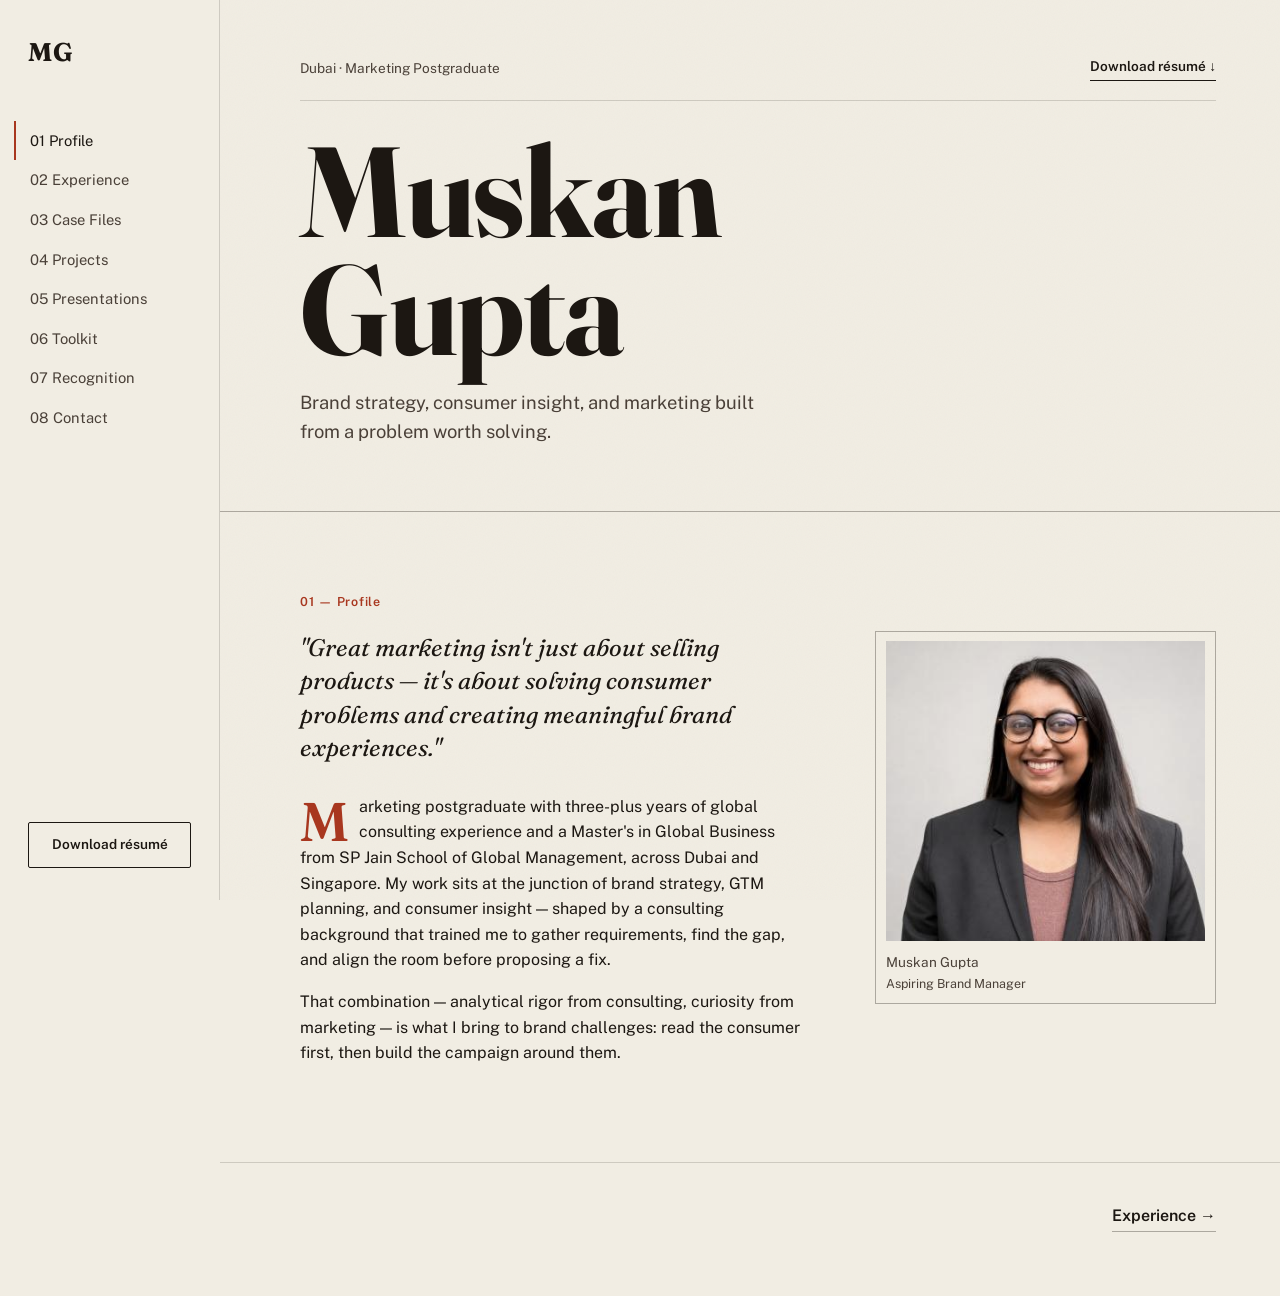
<file: index.html>
<!DOCTYPE html>
<html lang="en">
<head>
<meta charset="UTF-8">
<meta name="viewport" content="width=device-width, initial-scale=1.0">
<title>Muskan Gupta — Brand & Growth Strategist — Muskan Gupta</title>
<meta name="description" content="Portfolio of Muskan Gupta — brand strategy, consumer insight, and marketing case work.">
<link rel="preconnect" href="https://fonts.googleapis.com">
<link rel="preconnect" href="https://fonts.gstatic.com" crossorigin>
<link href="https://fonts.googleapis.com/css2?family=Fraunces:ital,opsz,wght@0,9..144,300;0,9..144,500;0,9..144,600;0,9..144,700;1,9..144,500&family=Public+Sans:wght@400;500;600;700&display=swap" rel="stylesheet">
<link rel="stylesheet" href="style.css">
</head>
<body>

<div class="grain" aria-hidden="true"></div>

<button class="nav-toggle" id="navToggle" aria-label="Open contents">
  <span></span><span></span><span></span>
</button>
<nav class="rail" id="rail">
  <a href="index.html" class="rail-mark">MG</a>
  <ol>
    <li><a href="index.html" class="rail-link active">01 Profile</a></li>
    <li><a href="experience.html" class="rail-link">02 Experience</a></li>
    <li><a href="casefiles.html" class="rail-link">03 Case Files</a></li>
    <li><a href="projects.html" class="rail-link">04 Projects</a></li>
    <li><a href="presentations.html" class="rail-link">05 Presentations</a></li>
    <li><a href="toolkit.html" class="rail-link">06 Toolkit</a></li>
    <li><a href="recognition.html" class="rail-link">07 Recognition</a></li>
    <li><a href="contact.html" class="rail-link">08 Contact</a></li>
  </ol>
  <a class="rail-download" href="assets/Muskan_Gupta_Resume.pdf" download>Download résumé</a>
</nav>

<main>
  <header class="masthead">
    <div class="masthead-top">
      <span class="masthead-eyebrow">Dubai · Marketing Postgraduate</span>
      <a class="masthead-cta" href="assets/Muskan_Gupta_Resume.pdf" download>Download résumé ↓</a>
    </div>
    <h1 class="masthead-name">Muskan<br>Gupta</h1>
    <p class="masthead-role">Brand strategy, consumer insight, and marketing built<br class="br-desktop"> from a problem worth solving.</p>
  </header>

  <section class="spread profile-spread">
    <div class="spread-index">01 — Profile</div>
    <div class="profile-grid">
      <div class="profile-copy">
        <p class="pull-quote">"Great marketing isn't just about selling products — it's about solving consumer problems and creating meaningful brand experiences."</p>
        <p class="drop-cap">Marketing postgraduate with three-plus years of global consulting experience and a Master's in Global Business from SP Jain School of Global Management, across Dubai and Singapore. My work sits at the junction of brand strategy, GTM planning, and consumer insight — shaped by a consulting background that trained me to gather requirements, find the gap, and align the room before proposing a fix.</p>
        <p>That combination — analytical rigor from consulting, curiosity from marketing — is what I bring to brand challenges: read the consumer first, then build the campaign around them.</p>
      </div>
      <figure class="profile-photo">
        <img src="assets/profile.jpg" alt="Portrait of Muskan Gupta">
        <figcaption>Muskan Gupta<br><span>Aspiring Brand Manager</span></figcaption>
      </figure>
    </div>
  </section>

  <nav class="page-nav">
    <span></span>
    <a href="experience.html">Experience →</a>
  </nav>
</main>

<script src="script.js"></script>
</body>
</html>
</file>
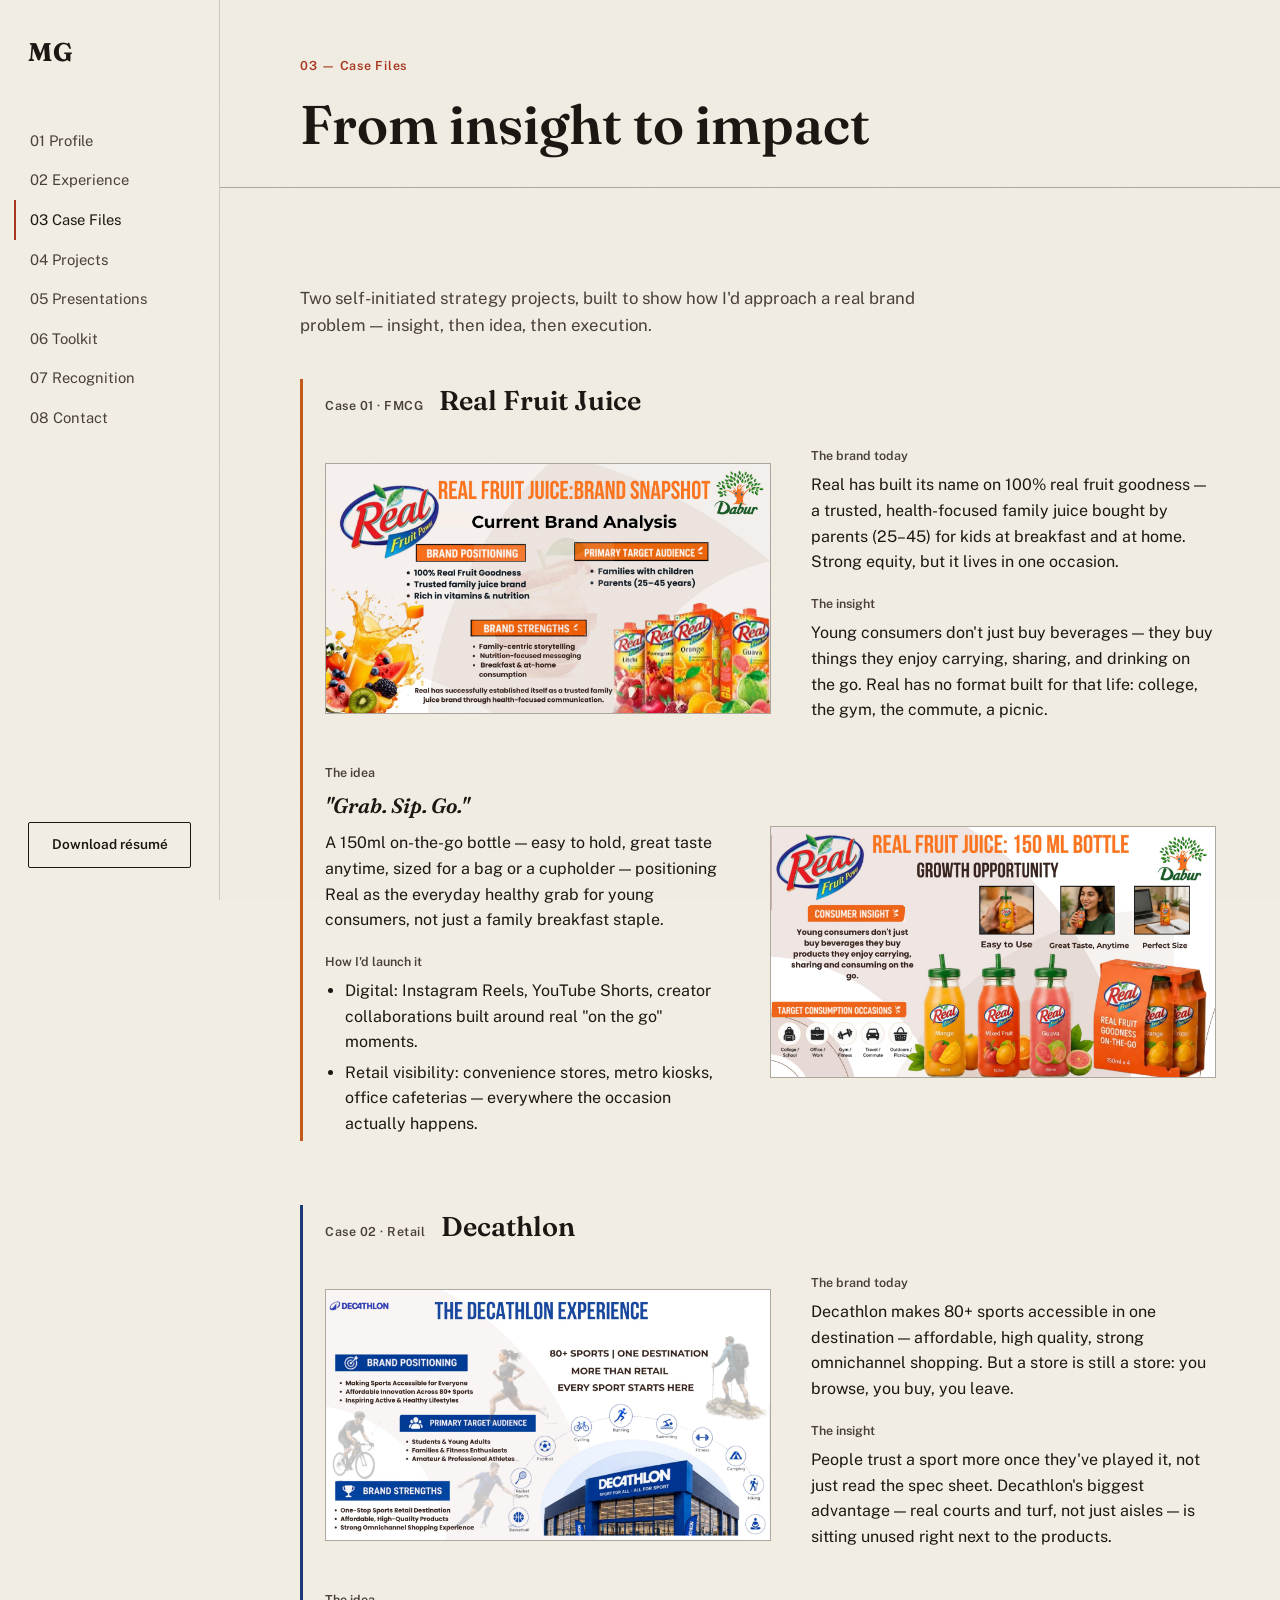
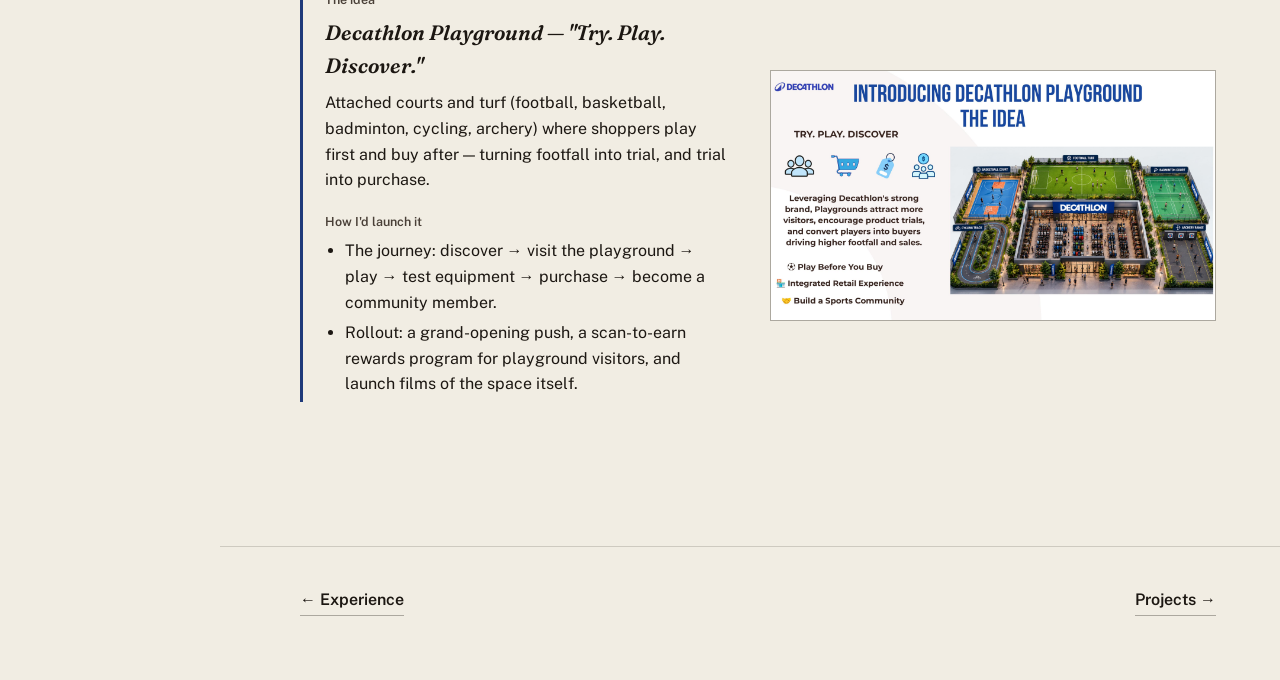
<file: casefiles.html>
<!DOCTYPE html>
<html lang="en">
<head>
<meta charset="UTF-8">
<meta name="viewport" content="width=device-width, initial-scale=1.0">
<title>Case Files — Muskan Gupta</title>
<meta name="description" content="Two self-initiated brand strategy case studies by Muskan Gupta.">
<link rel="preconnect" href="https://fonts.googleapis.com">
<link rel="preconnect" href="https://fonts.gstatic.com" crossorigin>
<link href="https://fonts.googleapis.com/css2?family=Fraunces:ital,opsz,wght@0,9..144,300;0,9..144,500;0,9..144,600;0,9..144,700;1,9..144,500&family=Public+Sans:wght@400;500;600;700&display=swap" rel="stylesheet">
<link rel="stylesheet" href="style.css">
</head>
<body>

<div class="grain" aria-hidden="true"></div>

<button class="nav-toggle" id="navToggle" aria-label="Open contents">
  <span></span><span></span><span></span>
</button>
<nav class="rail" id="rail">
  <a href="index.html" class="rail-mark">MG</a>
  <ol>
    <li><a href="index.html" class="rail-link">01 Profile</a></li>
    <li><a href="experience.html" class="rail-link">02 Experience</a></li>
    <li><a href="casefiles.html" class="rail-link active">03 Case Files</a></li>
    <li><a href="projects.html" class="rail-link">04 Projects</a></li>
    <li><a href="presentations.html" class="rail-link">05 Presentations</a></li>
    <li><a href="toolkit.html" class="rail-link">06 Toolkit</a></li>
    <li><a href="recognition.html" class="rail-link">07 Recognition</a></li>
    <li><a href="contact.html" class="rail-link">08 Contact</a></li>
  </ol>
  <a class="rail-download" href="assets/Muskan_Gupta_Resume.pdf" download>Download résumé</a>
</nav>
<main>
  <header class="page-header">
    <div class="spread-index">03 — Case Files</div>
    <h1 class="page-title">From insight to impact</h1>
  </header>

  <section class="spread casefiles-spread">
    <p class="spread-intro">Two self-initiated strategy projects, built to show how I'd approach a real brand problem — insight, then idea, then execution.</p>

    <article class="case-block" data-accent="orange">
      <div class="case-block-head">
        <span class="case-file-tag">Case 01 · FMCG</span>
        <h2>Real Fruit Juice</h2>
      </div>
      <div class="case-block-grid">
        <img src="assets/case_real_juice_snapshot.jpg" alt="Real Fruit Juice brand snapshot slide: brand positioning, target audience, and brand strengths" class="case-img">
        <div class="case-block-copy">
          <div class="case-step">
            <span class="case-step-label">The brand today</span>
            <p>Real has built its name on 100% real fruit goodness — a trusted, health-focused family juice bought by parents (25–45) for kids at breakfast and at home. Strong equity, but it lives in one occasion.</p>
          </div>
          <div class="case-step">
            <span class="case-step-label">The insight</span>
            <p>Young consumers don't just buy beverages — they buy things they enjoy carrying, sharing, and drinking on the go. Real has no format built for that life: college, the gym, the commute, a picnic.</p>
          </div>
        </div>
      </div>
      <div class="case-block-grid reverse">
        <div class="case-block-copy">
          <div class="case-step">
            <span class="case-step-label">The idea</span>
            <p class="case-idea">"Grab. Sip. Go."</p>
            <p>A 150ml on-the-go bottle — easy to hold, great taste anytime, sized for a bag or a cupholder — positioning Real as the everyday healthy grab for young consumers, not just a family breakfast staple.</p>
          </div>
          <div class="case-step">
            <span class="case-step-label">How I'd launch it</span>
            <ul>
              <li>Digital: Instagram Reels, YouTube Shorts, creator collaborations built around real "on the go" moments.</li>
              <li>Retail visibility: convenience stores, metro kiosks, office cafeterias — everywhere the occasion actually happens.</li>
            </ul>
          </div>
        </div>
        <img src="assets/case_real_juice_growth.jpg" alt="Real Fruit Juice 150ml bottle growth opportunity slide" class="case-img">
      </div>
    </article>

    <article class="case-block" data-accent="blue">
      <div class="case-block-head">
        <span class="case-file-tag">Case 02 · Retail</span>
        <h2>Decathlon</h2>
      </div>
      <div class="case-block-grid">
        <img src="assets/case_decathlon_experience.jpg" alt="The Decathlon Experience slide: brand positioning, target audience, and brand strengths" class="case-img">
        <div class="case-block-copy">
          <div class="case-step">
            <span class="case-step-label">The brand today</span>
            <p>Decathlon makes 80+ sports accessible in one destination — affordable, high quality, strong omnichannel shopping. But a store is still a store: you browse, you buy, you leave.</p>
          </div>
          <div class="case-step">
            <span class="case-step-label">The insight</span>
            <p>People trust a sport more once they've played it, not just read the spec sheet. Decathlon's biggest advantage — real courts and turf, not just aisles — is sitting unused right next to the products.</p>
          </div>
        </div>
      </div>
      <div class="case-block-grid reverse">
        <div class="case-block-copy">
          <div class="case-step">
            <span class="case-step-label">The idea</span>
            <p class="case-idea">Decathlon Playground — "Try. Play. Discover."</p>
            <p>Attached courts and turf (football, basketball, badminton, cycling, archery) where shoppers play first and buy after — turning footfall into trial, and trial into purchase.</p>
          </div>
          <div class="case-step">
            <span class="case-step-label">How I'd launch it</span>
            <ul>
              <li>The journey: discover → visit the playground → play → test equipment → purchase → become a community member.</li>
              <li>Rollout: a grand-opening push, a scan-to-earn rewards program for playground visitors, and launch films of the space itself.</li>
            </ul>
          </div>
        </div>
        <img src="assets/case_decathlon_playground.jpg" alt="Introducing Decathlon Playground concept slide" class="case-img">
      </div>
    </article>
  </section>

  <nav class="page-nav">
    <a href="experience.html">← Experience</a>
    <a href="projects.html">Projects →</a>
  </nav>
</main>

<script src="script.js"></script>
</body>
</html>
</file>
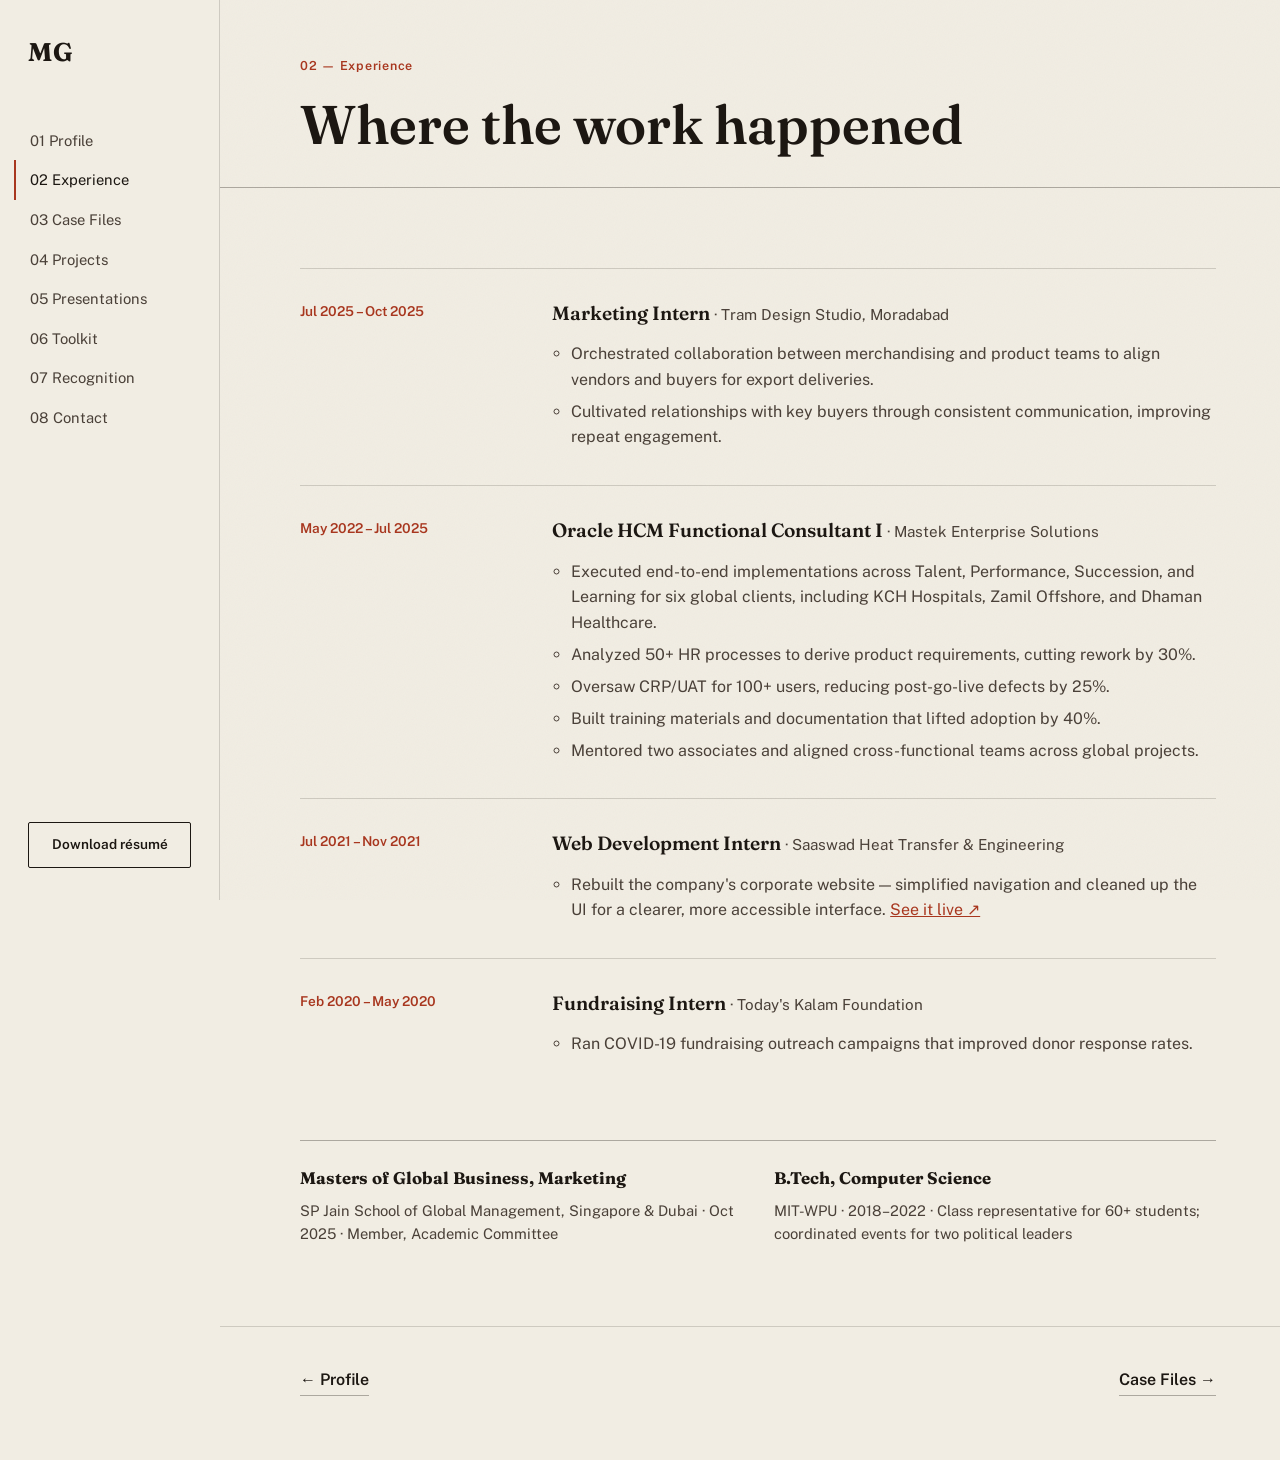
<file: experience.html>
<!DOCTYPE html>
<html lang="en">
<head>
<meta charset="UTF-8">
<meta name="viewport" content="width=device-width, initial-scale=1.0">
<title>Experience — Muskan Gupta</title>
<meta name="description" content="Work experience and education of Muskan Gupta.">
<link rel="preconnect" href="https://fonts.googleapis.com">
<link rel="preconnect" href="https://fonts.gstatic.com" crossorigin>
<link href="https://fonts.googleapis.com/css2?family=Fraunces:ital,opsz,wght@0,9..144,300;0,9..144,500;0,9..144,600;0,9..144,700;1,9..144,500&family=Public+Sans:wght@400;500;600;700&display=swap" rel="stylesheet">
<link rel="stylesheet" href="style.css">
</head>
<body>

<div class="grain" aria-hidden="true"></div>

<button class="nav-toggle" id="navToggle" aria-label="Open contents">
  <span></span><span></span><span></span>
</button>
<nav class="rail" id="rail">
  <a href="index.html" class="rail-mark">MG</a>
  <ol>
    <li><a href="index.html" class="rail-link">01 Profile</a></li>
    <li><a href="experience.html" class="rail-link active">02 Experience</a></li>
    <li><a href="casefiles.html" class="rail-link">03 Case Files</a></li>
    <li><a href="projects.html" class="rail-link">04 Projects</a></li>
    <li><a href="presentations.html" class="rail-link">05 Presentations</a></li>
    <li><a href="toolkit.html" class="rail-link">06 Toolkit</a></li>
    <li><a href="recognition.html" class="rail-link">07 Recognition</a></li>
    <li><a href="contact.html" class="rail-link">08 Contact</a></li>
  </ol>
  <a class="rail-download" href="assets/Muskan_Gupta_Resume.pdf" download>Download résumé</a>
</nav>
<main>
  <header class="page-header">
    <div class="spread-index">02 — Experience</div>
    <h1 class="page-title">Where the work happened</h1>
  </header>

  <section class="spread">
    <ol class="timeline">
      <li class="timeline-item">
        <div class="timeline-date">Jul 2025 – Oct 2025</div>
        <div class="timeline-body">
          <h3>Marketing Intern <span>· Tram Design Studio, Moradabad</span></h3>
          <ul>
            <li>Orchestrated collaboration between merchandising and product teams to align vendors and buyers for export deliveries.</li>
            <li>Cultivated relationships with key buyers through consistent communication, improving repeat engagement.</li>
          </ul>
        </div>
      </li>
      <li class="timeline-item">
        <div class="timeline-date">May 2022 – Jul 2025</div>
        <div class="timeline-body">
          <h3>Oracle HCM Functional Consultant I <span>· Mastek Enterprise Solutions</span></h3>
          <ul>
            <li>Executed end-to-end implementations across Talent, Performance, Succession, and Learning for six global clients, including KCH Hospitals, Zamil Offshore, and Dhaman Healthcare.</li>
            <li>Analyzed 50+ HR processes to derive product requirements, cutting rework by 30%.</li>
            <li>Oversaw CRP/UAT for 100+ users, reducing post-go-live defects by 25%.</li>
            <li>Built training materials and documentation that lifted adoption by 40%.</li>
            <li>Mentored two associates and aligned cross-functional teams across global projects.</li>
          </ul>
        </div>
      </li>
      <li class="timeline-item">
        <div class="timeline-date">Jul 2021 – Nov 2021</div>
        <div class="timeline-body">
          <h3>Web Development Intern <span>· Saaswad Heat Transfer &amp; Engineering</span></h3>
          <ul>
            <li>Rebuilt the company's corporate website — simplified navigation and cleaned up the UI for a clearer, more accessible interface. <a href="https://saaswad.com/" target="_blank" rel="noopener">See it live ↗</a></li>
          </ul>
        </div>
      </li>
      <li class="timeline-item">
        <div class="timeline-date">Feb 2020 – May 2020</div>
        <div class="timeline-body">
          <h3>Fundraising Intern <span>· Today's Kalam Foundation</span></h3>
          <ul>
            <li>Ran COVID-19 fundraising outreach campaigns that improved donor response rates.</li>
          </ul>
        </div>
      </li>
    </ol>

    <div class="education-block">
      <div class="education-item">
        <h4>Masters of Global Business, Marketing</h4>
        <p>SP Jain School of Global Management, Singapore &amp; Dubai · Oct 2025 · Member, Academic Committee</p>
      </div>
      <div class="education-item">
        <h4>B.Tech, Computer Science</h4>
        <p>MIT-WPU · 2018–2022 · Class representative for 60+ students; coordinated events for two political leaders</p>
      </div>
    </div>
  </section>

  <nav class="page-nav">
    <a href="index.html">← Profile</a>
    <a href="casefiles.html">Case Files →</a>
  </nav>
</main>

<script src="script.js"></script>
</body>
</html>
</file>
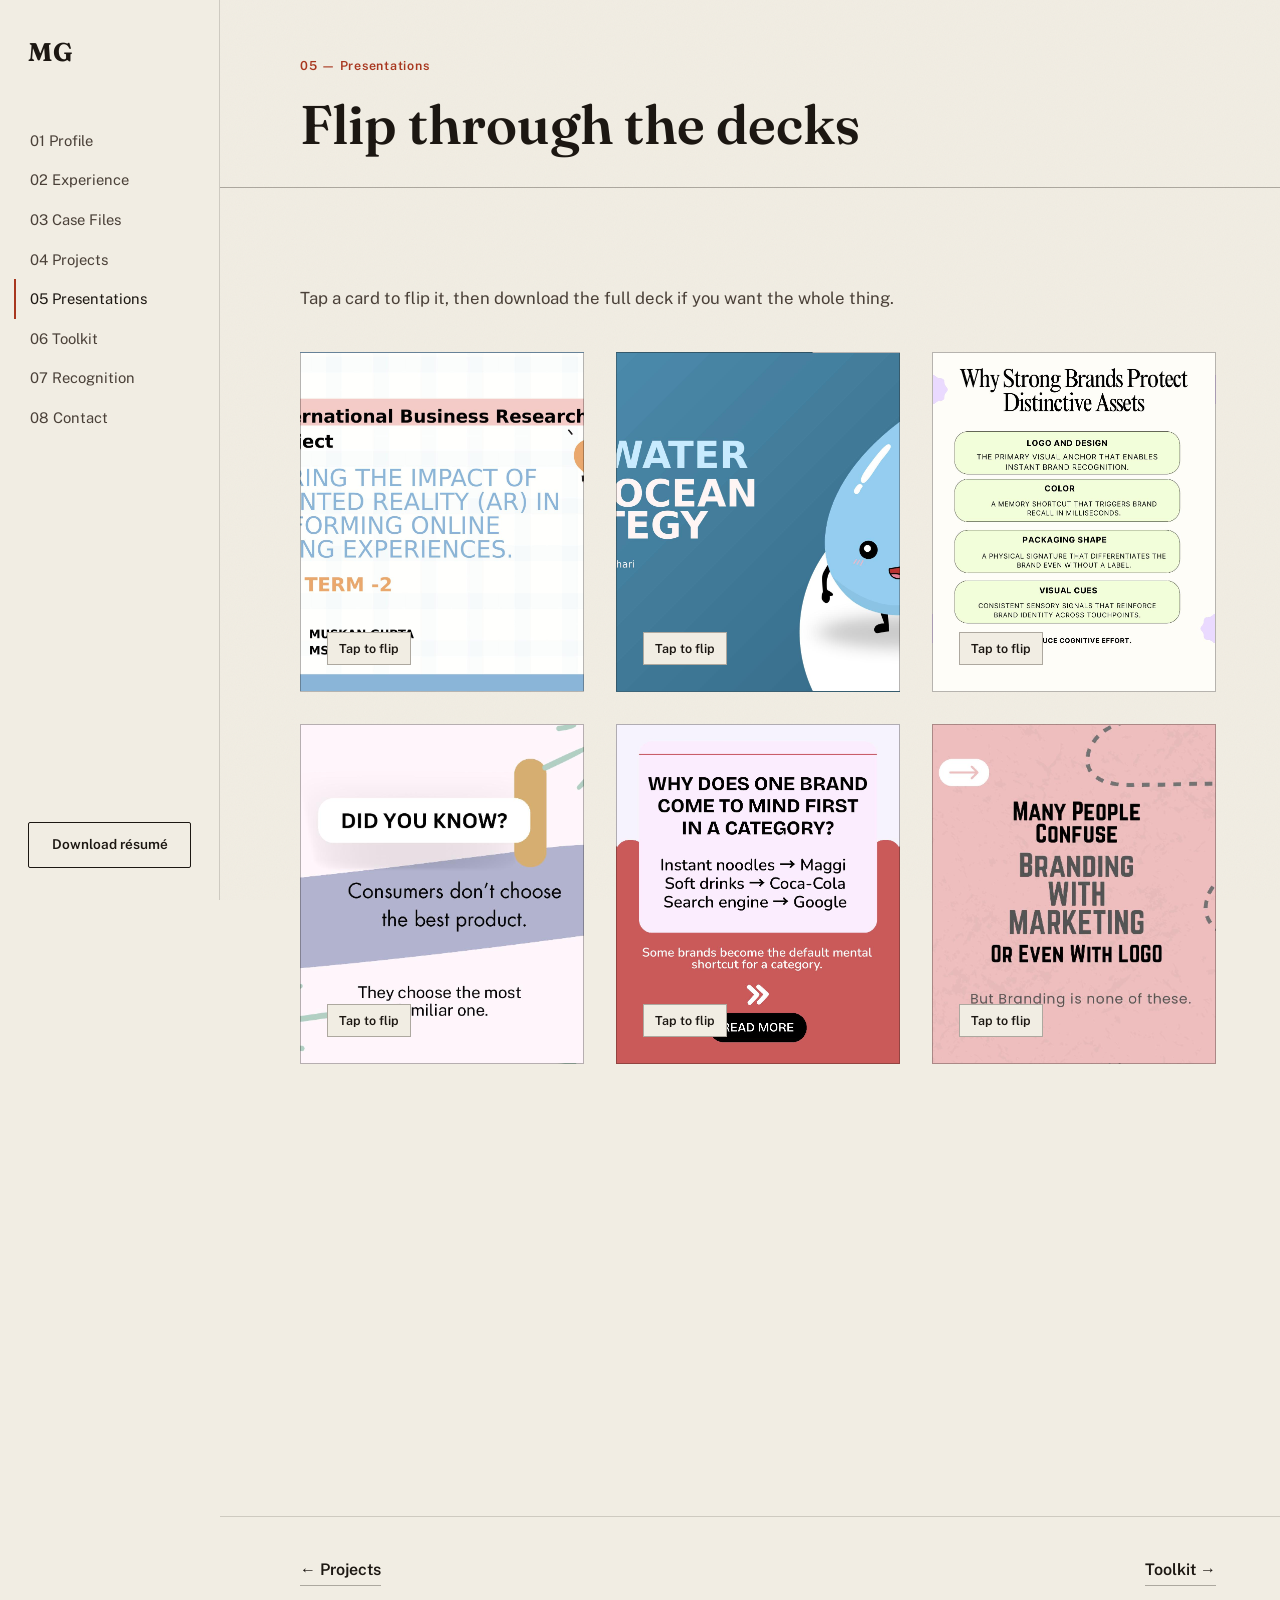
<file: presentations.html>
<!DOCTYPE html>
<html lang="en">
<head>
<meta charset="UTF-8">
<meta name="viewport" content="width=device-width, initial-scale=1.0">
<title>Presentations — Muskan Gupta</title>
<meta name="description" content="Slide decks and research projects by Muskan Gupta.">
<link rel="preconnect" href="https://fonts.googleapis.com">
<link rel="preconnect" href="https://fonts.gstatic.com" crossorigin>
<link href="https://fonts.googleapis.com/css2?family=Fraunces:ital,opsz,wght@0,9..144,300;0,9..144,500;0,9..144,600;0,9..144,700;1,9..144,500&family=Public+Sans:wght@400;500;600;700&display=swap" rel="stylesheet">
<link rel="stylesheet" href="style.css">
</head>
<body>

<div class="grain" aria-hidden="true"></div>

<button class="nav-toggle" id="navToggle" aria-label="Open contents">
  <span></span><span></span><span></span>
</button>
<nav class="rail" id="rail">
  <a href="index.html" class="rail-mark">MG</a>
  <ol>
    <li><a href="index.html" class="rail-link">01 Profile</a></li>
    <li><a href="experience.html" class="rail-link">02 Experience</a></li>
    <li><a href="casefiles.html" class="rail-link">03 Case Files</a></li>
    <li><a href="projects.html" class="rail-link">04 Projects</a></li>
    <li><a href="presentations.html" class="rail-link active">05 Presentations</a></li>
    <li><a href="toolkit.html" class="rail-link">06 Toolkit</a></li>
    <li><a href="recognition.html" class="rail-link">07 Recognition</a></li>
    <li><a href="contact.html" class="rail-link">08 Contact</a></li>
  </ol>
  <a class="rail-download" href="assets/Muskan_Gupta_Resume.pdf" download>Download résumé</a>
</nav>
<main>
  <header class="page-header">
    <div class="spread-index">05 — Presentations</div>
    <h1 class="page-title">Flip through the decks</h1>
  </header>
  <section class="spread">
    <p class="spread-intro">Tap a card to flip it, then download the full deck if you want the whole thing.</p>
    <div class="flip-grid">
      <div class="flip-card">
        <div class="flip-card-inner">
          <div class="flip-card-face flip-card-front" style="background-image:url('assets/pres_cover_ar.jpg');">
            <span class="flip-card-hint">Tap to flip</span>
          </div>
          <div class="flip-card-face flip-card-back">
            <span class="flip-card-tag">Research Project · Oct 2025</span>
            <h3>Exploring the Impact of AR in Online Shopping</h3>
            <p>Studies how augmented-reality try-on tools affect trust, engagement, and purchase intent for online fashion shoppers, including a quantitative study design and key findings.</p>
            <a href="assets/pres_ar_online_shopping.pptx" download class="flip-download">Download .pptx ↓</a>
          </div>
        </div>
      </div>
      <div class="flip-card">
        <div class="flip-card-inner">
          <div class="flip-card-face flip-card-front" style="background-image:url('assets/pres_cover_iota.jpg');">
            <span class="flip-card-hint">Tap to flip</span>
          </div>
          <div class="flip-card-face flip-card-back">
            <span class="flip-card-tag">Blue Ocean Strategy Simulation · SP Jain</span>
            <h3>IOTA Water — Blue Ocean Strategy</h3>
            <p>A group project pitching "Functionalized Water Infrastructure" for the UAE market — nanobubble-oxygenated water sold B2B into decentralized healthcare and education facilities, backed by PESTLE and SWOT analysis.</p>
            <a href="assets/pres_iota_water_blue_ocean.pptx" download class="flip-download">Download .pptx ↓</a>
          </div>
        </div>
      </div>
      <div class="flip-card">
        <div class="flip-card-inner">
          <div class="flip-card-face flip-card-front" style="background-image:url('assets/pres_cover_distinctive_assets.jpg');">
            <span class="flip-card-hint">Tap to flip</span>
          </div>
          <div class="flip-card-face flip-card-back">
            <span class="flip-card-tag">Brand Identity</span>
            <h3>Why Strong Brands Protect Distinctive Assets</h3>
            <p>Logo, color, packaging shape, and visual cues are what let people recognize a brand instantly, reducing cognitive effort. Case in point: when Tropicana dropped its iconic packaging, recognition and sales fell — until it reverted.</p>
            <a href="assets/pres_distinctive_brand_assets.pdf" download class="flip-download">Download .pdf ↓</a>
          </div>
        </div>
      </div>
      <div class="flip-card">
        <div class="flip-card-inner">
          <div class="flip-card-face flip-card-front" style="background-image:url('assets/pres_cover_consumer_insight.jpg');">
            <span class="flip-card-hint">Tap to flip</span>
          </div>
          <div class="flip-card-face flip-card-back">
            <span class="flip-card-tag">Consumer Behavior</span>
            <h3>Consumers Choose the Familiar, Not the Best</h3>
            <p>In supermarkets, shoppers decide in seconds — driven by habit, shelf visibility, brand recall, and packaging recognition, not ingredient comparisons. Since most FMCG purchases are low-involvement, mental + physical availability wins the market.</p>
            <a href="assets/pres_real_consumer_insight.pdf" download class="flip-download">Download .pdf ↓</a>
          </div>
        </div>
      </div>
      <div class="flip-card">
        <div class="flip-card-inner">
          <div class="flip-card-face flip-card-front" style="background-image:url('assets/pres_cover_brand_recall.jpg');">
            <span class="flip-card-hint">Tap to flip</span>
          </div>
          <div class="flip-card-face flip-card-back">
            <span class="flip-card-tag">Brand Strategy</span>
            <h3>Why One Brand Comes to Mind First</h3>
            <p>Maggi, Coca-Cola, Google — some brands become the default mental shortcut for a whole category. That's mental availability, not just awareness, built through decades of consistent visuals, tone, and messaging.</p>
            <a href="assets/pres_brand_recall_mental_availability.pdf" download class="flip-download">Download .pdf ↓</a>
          </div>
        </div>
      </div>
      <div class="flip-card">
        <div class="flip-card-inner">
          <div class="flip-card-face flip-card-front" style="background-image:url('assets/pres_cover_branding_vs_marketing.jpg');">
            <span class="flip-card-hint">Tap to flip</span>
          </div>
          <div class="flip-card-face flip-card-back">
            <span class="flip-card-tag">Brand Fundamentals</span>
            <h3>Branding vs. Marketing</h3>
            <p>Marketing brings customers to your product and creates attention. Branding makes them choose it again — it creates preference. In FMCG, where consumers decide fast, that's where strong branding wins.</p>
            <a href="assets/pres_branding_vs_marketing.pdf" download class="flip-download">Download .pdf ↓</a>
          </div>
        </div>
      </div>
      <div class="flip-card">
        <div class="flip-card-inner">
          <div class="flip-card-face flip-card-front" style="background-image:url('assets/pres_cover_lux_design_thinking.jpg');">
            <span class="flip-card-hint">Tap to flip</span>
          </div>
          <div class="flip-card-face flip-card-back">
            <span class="flip-card-tag">Design Thinking Case Study</span>
            <h3>Design Thinking: Solving Lux's Gen Z Problem</h3>
            <p>Lux gets noticed by Gen Z but rarely gets purchased. Working through the full design-thinking process — observations, insights, and a "How Might We" — to a repositioned prototype: Lux Élite, a derma-tested, long-lasting fragrance line built for younger buyers.</p>
            <a href="assets/pres_design_thinking_lux_soap.pdf" download class="flip-download">Download .pdf ↓</a>
          </div>
        </div>
      </div>
    </div>
  </section>

  <nav class="page-nav">
    <a href="projects.html">← Projects</a>
    <a href="toolkit.html">Toolkit →</a>
  </nav>
</main>

<script src="script.js"></script>
</body>
</html>
</file>
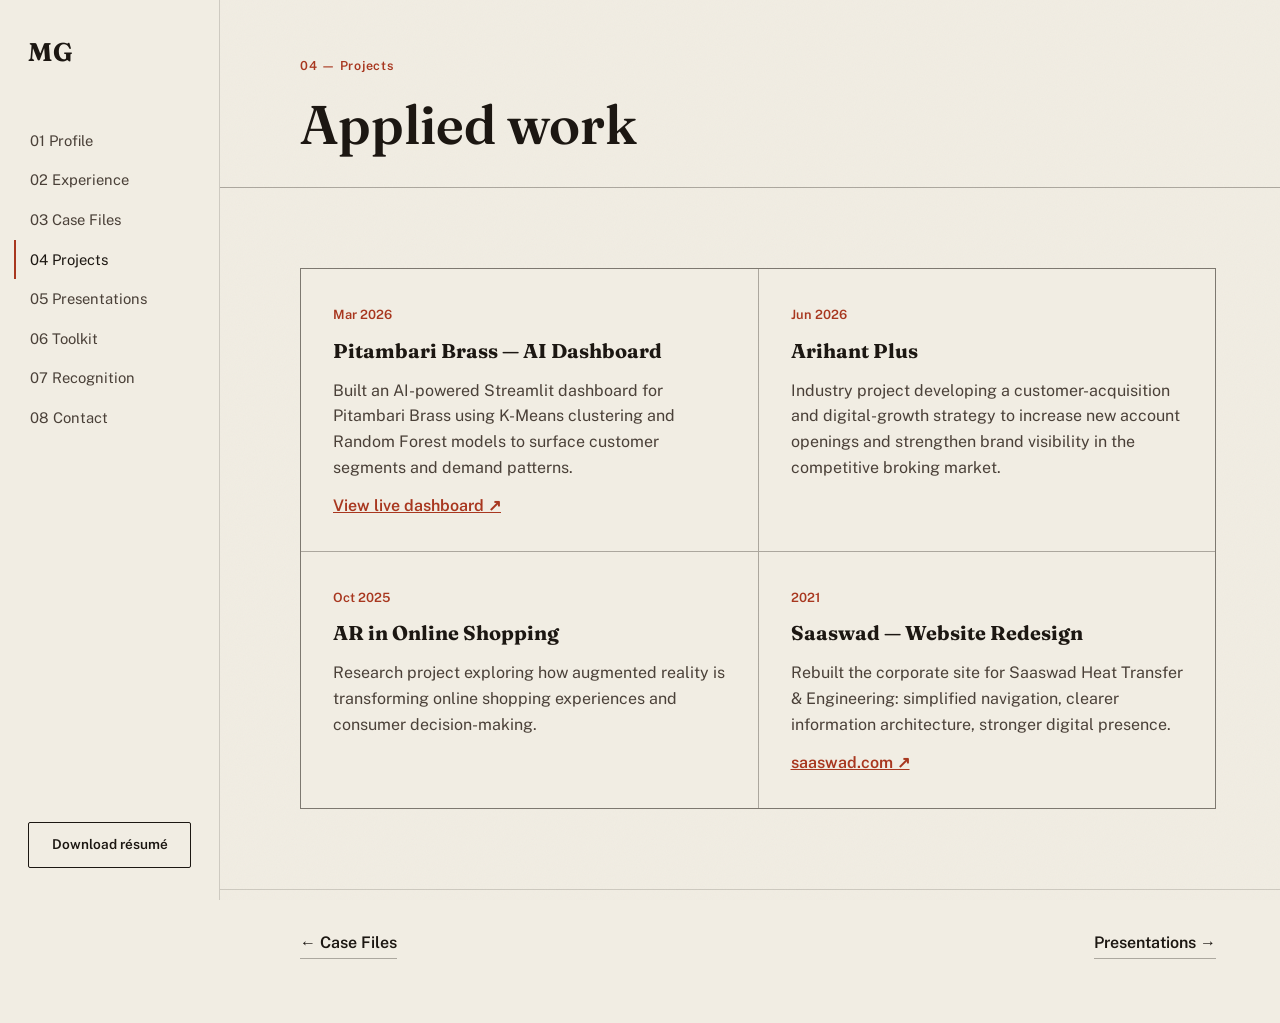
<file: projects.html>
<!DOCTYPE html>
<html lang="en">
<head>
<meta charset="UTF-8">
<meta name="viewport" content="width=device-width, initial-scale=1.0">
<title>Projects — Muskan Gupta</title>
<meta name="description" content="Applied marketing and data projects by Muskan Gupta.">
<link rel="preconnect" href="https://fonts.googleapis.com">
<link rel="preconnect" href="https://fonts.gstatic.com" crossorigin>
<link href="https://fonts.googleapis.com/css2?family=Fraunces:ital,opsz,wght@0,9..144,300;0,9..144,500;0,9..144,600;0,9..144,700;1,9..144,500&family=Public+Sans:wght@400;500;600;700&display=swap" rel="stylesheet">
<link rel="stylesheet" href="style.css">
</head>
<body>

<div class="grain" aria-hidden="true"></div>

<button class="nav-toggle" id="navToggle" aria-label="Open contents">
  <span></span><span></span><span></span>
</button>
<nav class="rail" id="rail">
  <a href="index.html" class="rail-mark">MG</a>
  <ol>
    <li><a href="index.html" class="rail-link">01 Profile</a></li>
    <li><a href="experience.html" class="rail-link">02 Experience</a></li>
    <li><a href="casefiles.html" class="rail-link">03 Case Files</a></li>
    <li><a href="projects.html" class="rail-link active">04 Projects</a></li>
    <li><a href="presentations.html" class="rail-link">05 Presentations</a></li>
    <li><a href="toolkit.html" class="rail-link">06 Toolkit</a></li>
    <li><a href="recognition.html" class="rail-link">07 Recognition</a></li>
    <li><a href="contact.html" class="rail-link">08 Contact</a></li>
  </ol>
  <a class="rail-download" href="assets/Muskan_Gupta_Resume.pdf" download>Download résumé</a>
</nav>
<main>
  <header class="page-header">
    <div class="spread-index">04 — Projects</div>
    <h1 class="page-title">Applied work</h1>
  </header>

  <section class="spread">
    <div class="project-grid">
      <article class="project-card">
        <span class="project-date">Mar 2026</span>
        <h3>Pitambari Brass — AI Dashboard</h3>
        <p>Built an AI-powered Streamlit dashboard for Pitambari Brass using K-Means clustering and Random Forest models to surface customer segments and demand patterns.</p>
        <a class="project-link" href="https://iadamuskan-9qifrup6unhpp2zapmi7yt.streamlit.app/" target="_blank" rel="noopener">View live dashboard ↗</a>
      </article>

      <article class="project-card">
        <span class="project-date">Jun 2026</span>
        <h3>Arihant Plus</h3>
        <p>Industry project developing a customer-acquisition and digital-growth strategy to increase new account openings and strengthen brand visibility in the competitive broking market.</p>
      </article>

      <article class="project-card">
        <span class="project-date">Oct 2025</span>
        <h3>AR in Online Shopping</h3>
        <p>Research project exploring how augmented reality is transforming online shopping experiences and consumer decision-making.</p>
      </article>

      <article class="project-card">
        <span class="project-date">2021</span>
        <h3>Saaswad — Website Redesign</h3>
        <p>Rebuilt the corporate site for Saaswad Heat Transfer &amp; Engineering: simplified navigation, clearer information architecture, stronger digital presence.</p>
        <a class="project-link" href="https://saaswad.com/" target="_blank" rel="noopener">saaswad.com ↗</a>
      </article>
    </div>
  </section>

  <nav class="page-nav">
    <a href="casefiles.html">← Case Files</a>
    <a href="presentations.html">Presentations →</a>
  </nav>
</main>

<script src="script.js"></script>
</body>
</html>
</file>
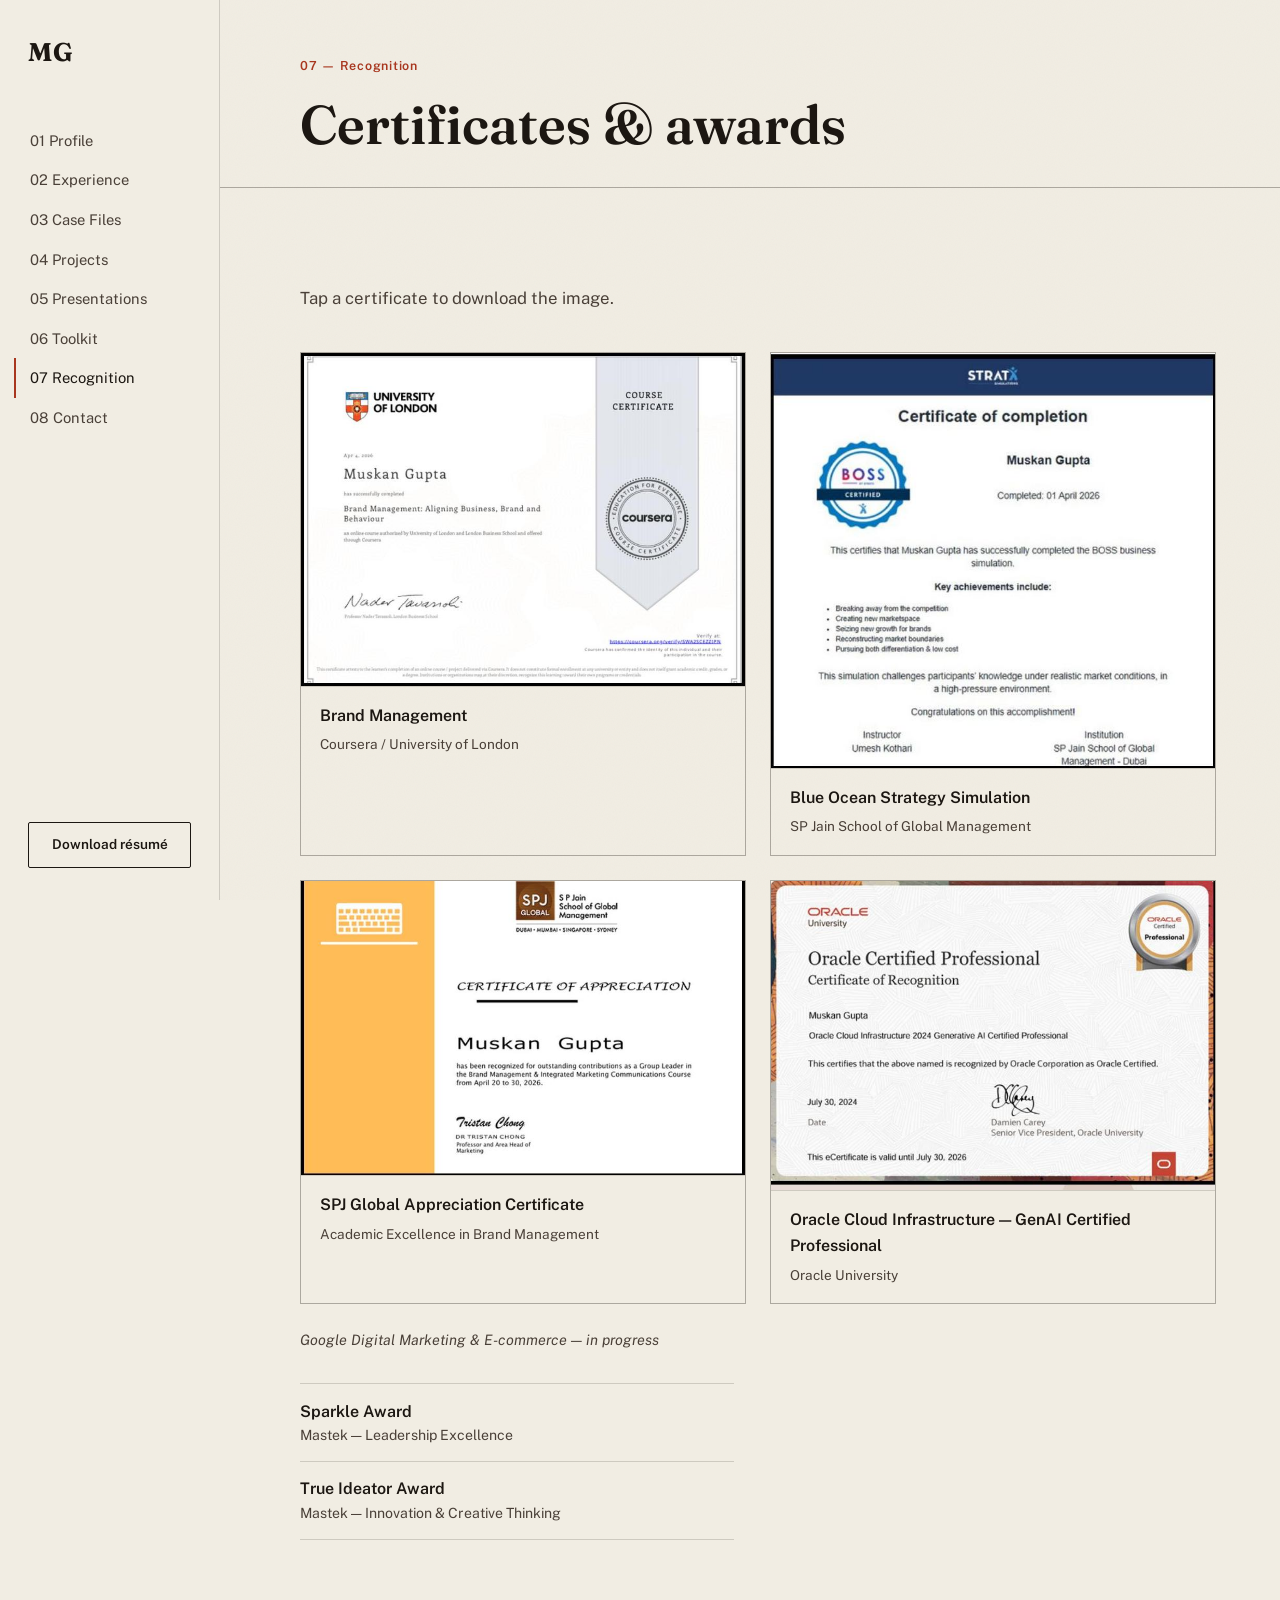
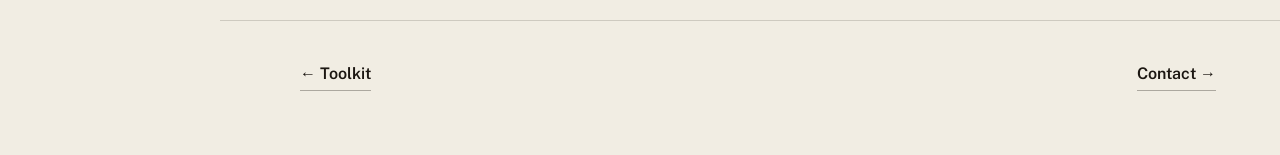
<file: recognition.html>
<!DOCTYPE html>
<html lang="en">
<head>
<meta charset="UTF-8">
<meta name="viewport" content="width=device-width, initial-scale=1.0">
<title>Recognition — Muskan Gupta</title>
<meta name="description" content="Certificates and awards earned by Muskan Gupta.">
<link rel="preconnect" href="https://fonts.googleapis.com">
<link rel="preconnect" href="https://fonts.gstatic.com" crossorigin>
<link href="https://fonts.googleapis.com/css2?family=Fraunces:ital,opsz,wght@0,9..144,300;0,9..144,500;0,9..144,600;0,9..144,700;1,9..144,500&family=Public+Sans:wght@400;500;600;700&display=swap" rel="stylesheet">
<link rel="stylesheet" href="style.css">
</head>
<body>

<div class="grain" aria-hidden="true"></div>

<button class="nav-toggle" id="navToggle" aria-label="Open contents">
  <span></span><span></span><span></span>
</button>
<nav class="rail" id="rail">
  <a href="index.html" class="rail-mark">MG</a>
  <ol>
    <li><a href="index.html" class="rail-link">01 Profile</a></li>
    <li><a href="experience.html" class="rail-link">02 Experience</a></li>
    <li><a href="casefiles.html" class="rail-link">03 Case Files</a></li>
    <li><a href="projects.html" class="rail-link">04 Projects</a></li>
    <li><a href="presentations.html" class="rail-link">05 Presentations</a></li>
    <li><a href="toolkit.html" class="rail-link">06 Toolkit</a></li>
    <li><a href="recognition.html" class="rail-link active">07 Recognition</a></li>
    <li><a href="contact.html" class="rail-link">08 Contact</a></li>
  </ol>
  <a class="rail-download" href="assets/Muskan_Gupta_Resume.pdf" download>Download résumé</a>
</nav>
<main>
  <header class="page-header">
    <div class="spread-index">07 — Recognition</div>
    <h1 class="page-title">Certificates & awards</h1>
  </header>

  <section class="spread">
    <p class="spread-intro">Tap a certificate to download the image.</p>
    <div class="cert-grid">
      <a class="cert-card" href="assets/cert_coursera.jpg" download>
        <img src="assets/cert_coursera.jpg" alt="Brand Management certificate from Coursera / University of London">
        <div class="cert-card-caption"><span>Brand Management</span><em>Coursera / University of London</em></div>
      </a>
      <a class="cert-card" href="assets/cert_blueocean.jpg" download>
        <img src="assets/cert_blueocean.jpg" alt="Blue Ocean Strategy Simulation certificate from SP Jain">
        <div class="cert-card-caption"><span>Blue Ocean Strategy Simulation</span><em>SP Jain School of Global Management</em></div>
      </a>
      <a class="cert-card" href="assets/cert_spj.jpg" download>
        <img src="assets/cert_spj.jpg" alt="SPJ Global Certificate of Appreciation">
        <div class="cert-card-caption"><span>SPJ Global Appreciation Certificate</span><em>Academic Excellence in Brand Management</em></div>
      </a>
      <a class="cert-card" href="assets/cert_oracle.jpg" download>
        <img src="assets/cert_oracle.jpg" alt="Oracle Cloud Infrastructure Generative AI Certified Professional certificate">
        <div class="cert-card-caption"><span>Oracle Cloud Infrastructure — GenAI Certified Professional</span><em>Oracle University</em></div>
      </a>
    </div>

    <p class="recognition-note">Google Digital Marketing &amp; E-commerce — in progress</p>

    <div class="recognition-columns">
      <ul class="recognition-list">
        <li><span>Sparkle Award</span><em>Mastek — Leadership Excellence</em></li>
        <li><span>True Ideator Award</span><em>Mastek — Innovation &amp; Creative Thinking</em></li>
      </ul>
    </div>
  </section>

  <nav class="page-nav">
    <a href="toolkit.html">← Toolkit</a>
    <a href="contact.html">Contact →</a>
  </nav>
</main>

<script src="script.js"></script>
</body>
</html>
</file>
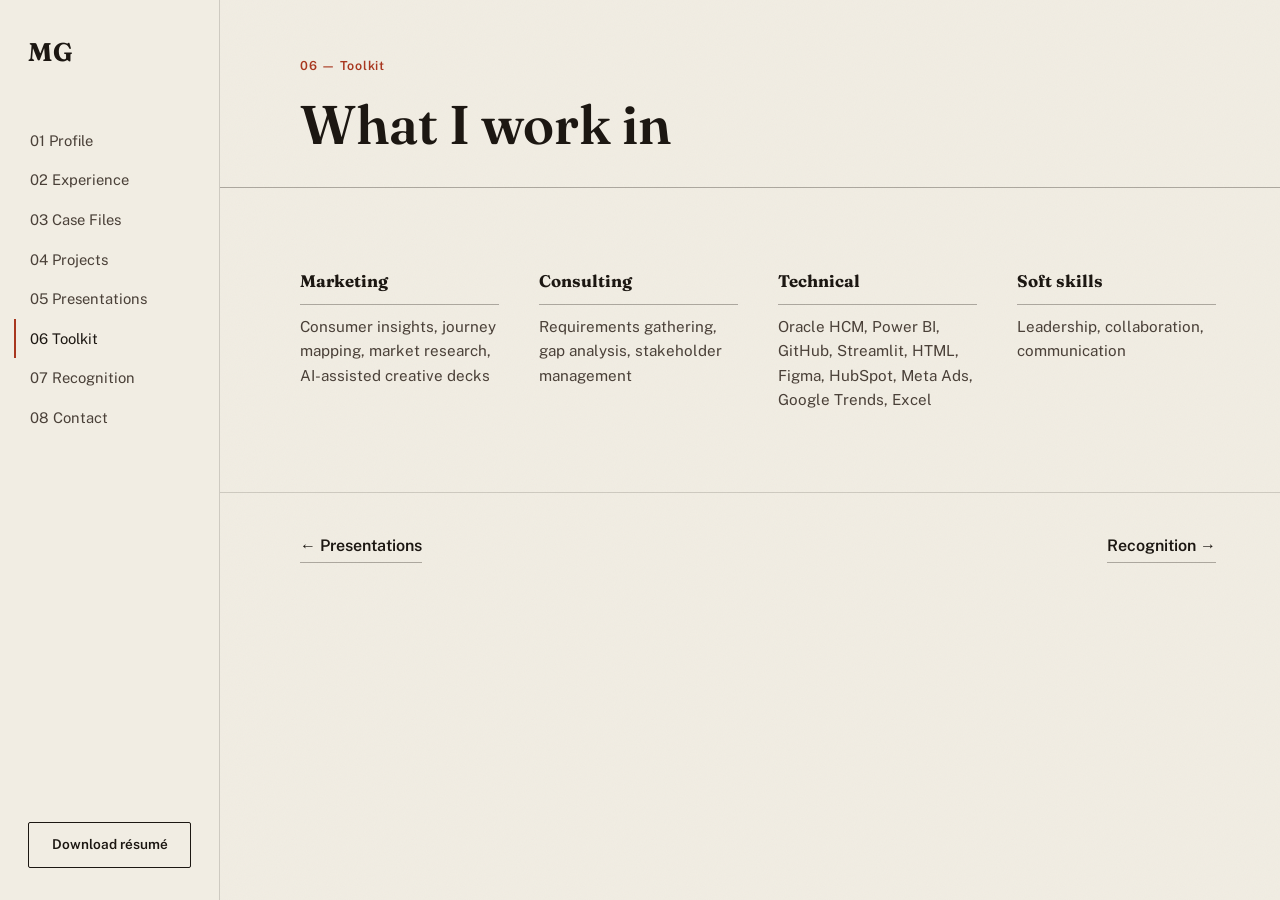
<file: toolkit.html>
<!DOCTYPE html>
<html lang="en">
<head>
<meta charset="UTF-8">
<meta name="viewport" content="width=device-width, initial-scale=1.0">
<title>Toolkit — Muskan Gupta</title>
<meta name="description" content="Skills and tools used by Muskan Gupta.">
<link rel="preconnect" href="https://fonts.googleapis.com">
<link rel="preconnect" href="https://fonts.gstatic.com" crossorigin>
<link href="https://fonts.googleapis.com/css2?family=Fraunces:ital,opsz,wght@0,9..144,300;0,9..144,500;0,9..144,600;0,9..144,700;1,9..144,500&family=Public+Sans:wght@400;500;600;700&display=swap" rel="stylesheet">
<link rel="stylesheet" href="style.css">
</head>
<body>

<div class="grain" aria-hidden="true"></div>

<button class="nav-toggle" id="navToggle" aria-label="Open contents">
  <span></span><span></span><span></span>
</button>
<nav class="rail" id="rail">
  <a href="index.html" class="rail-mark">MG</a>
  <ol>
    <li><a href="index.html" class="rail-link">01 Profile</a></li>
    <li><a href="experience.html" class="rail-link">02 Experience</a></li>
    <li><a href="casefiles.html" class="rail-link">03 Case Files</a></li>
    <li><a href="projects.html" class="rail-link">04 Projects</a></li>
    <li><a href="presentations.html" class="rail-link">05 Presentations</a></li>
    <li><a href="toolkit.html" class="rail-link active">06 Toolkit</a></li>
    <li><a href="recognition.html" class="rail-link">07 Recognition</a></li>
    <li><a href="contact.html" class="rail-link">08 Contact</a></li>
  </ol>
  <a class="rail-download" href="assets/Muskan_Gupta_Resume.pdf" download>Download résumé</a>
</nav>
<main>
  <header class="page-header">
    <div class="spread-index">06 — Toolkit</div>
    <h1 class="page-title">What I work in</h1>
  </header>

  <section class="spread">
    <div class="toolkit-columns">
      <div class="toolkit-col">
        <h4>Marketing</h4>
        <p>Consumer insights, journey mapping, market research, AI-assisted creative decks</p>
      </div>
      <div class="toolkit-col">
        <h4>Consulting</h4>
        <p>Requirements gathering, gap analysis, stakeholder management</p>
      </div>
      <div class="toolkit-col">
        <h4>Technical</h4>
        <p>Oracle HCM, Power BI, GitHub, Streamlit, HTML, Figma, HubSpot, Meta Ads, Google Trends, Excel</p>
      </div>
      <div class="toolkit-col">
        <h4>Soft skills</h4>
        <p>Leadership, collaboration, communication</p>
      </div>
    </div>
  </section>

  <nav class="page-nav">
    <a href="presentations.html">← Presentations</a>
    <a href="recognition.html">Recognition →</a>
  </nav>
</main>

<script src="script.js"></script>
</body>
</html>
</file>
<file: style.css>
:root {
  --paper: #f1ede3;
  --paper-dim: #e7e0d1;
  --ink: #1c1712;
  --ink-soft: #4a4038;
  --rust: #a8371f;
  --rust-dim: #c9714f;
  --orange: #c15a1a;
  --orange-dim: #f0dcc4;
  --blue: #1f3a7a;
  --blue-dim: #d7dced;
  --rule: rgba(28, 23, 18, 0.16);
  --rule-strong: rgba(28, 23, 18, 0.32);
  --serif: "Fraunces", Georgia, serif;
  --sans: "Public Sans", -apple-system, BlinkMacSystemFont, sans-serif;
  --rail-w: 220px;
}

* { box-sizing: border-box; }

html { scroll-behavior: smooth; }

@media (prefers-reduced-motion: reduce) {
  html { scroll-behavior: auto; }
  * { animation-duration: 0.001ms !important; transition-duration: 0.001ms !important; }
}

body {
  margin: 0;
  background: var(--paper);
  color: var(--ink);
  font-family: var(--sans);
  font-size: 16px;
  line-height: 1.6;
  -webkit-font-smoothing: antialiased;
}

.grain {
  position: fixed;
  inset: 0;
  pointer-events: none;
  z-index: 0;
  opacity: 0.035;
  background-image: url("data:image/svg+xml;utf8,<svg xmlns='http://www.w3.org/2000/svg' width='120' height='120'><filter id='n'><feTurbulence type='fractalNoise' baseFrequency='0.9' numOctaves='2' stitchTiles='stitch'/></filter><rect width='100%25' height='100%25' filter='url(%23n)'/></svg>");
}

a { color: inherit; }

/* ---------- NAV RAIL ---------- */
.rail {
  position: fixed;
  top: 0;
  left: 0;
  width: var(--rail-w);
  height: 100vh;
  border-right: 1px solid var(--rule);
  padding: 2rem 1.75rem;
  display: flex;
  flex-direction: column;
  z-index: 50;
  background: var(--paper);
}

.rail-mark {
  font-family: var(--serif);
  font-weight: 700;
  font-size: 1.6rem;
  letter-spacing: 0.02em;
  margin-bottom: 3rem;
  text-decoration: none;
  color: var(--ink);
  display: inline-block;
}

.rail ol {
  list-style: none;
  margin: 0;
  padding: 0;
  flex: 1;
}

.rail-link {
  display: block;
  text-decoration: none;
  font-size: 0.92rem;
  color: var(--ink-soft);
  padding: 0.5rem 0;
  border-left: 2px solid transparent;
  padding-left: 0.9rem;
  margin-left: -0.9rem;
  transition: color 0.15s ease, border-color 0.15s ease;
}

.rail-link:hover,
.rail-link.active {
  color: var(--ink);
  border-left-color: var(--rust);
}

.rail-download {
  display: inline-block;
  margin-top: auto;
  font-size: 0.85rem;
  font-weight: 600;
  text-decoration: none;
  border: 1px solid var(--ink);
  padding: 0.7rem 1rem;
  text-align: center;
  border-radius: 2px;
  transition: background 0.15s ease, color 0.15s ease;
}

.rail-download:hover { background: var(--ink); color: var(--paper); }

.nav-toggle {
  display: none;
  position: fixed;
  top: 1.1rem;
  right: 1.1rem;
  z-index: 60;
  width: 44px;
  height: 44px;
  border-radius: 50%;
  border: 1px solid var(--rule-strong);
  background: var(--paper);
  align-items: center;
  justify-content: center;
  flex-direction: column;
  gap: 5px;
  cursor: pointer;
}
.nav-toggle span { width: 18px; height: 2px; background: var(--ink); display: block; }

/* ---------- MAIN LAYOUT ---------- */
main {
  margin-left: var(--rail-w);
  position: relative;
  z-index: 1;
}

.spread {
  padding: 5rem 4rem 5rem 5rem;
  max-width: 1100px;
  border-bottom: 1px solid var(--rule);
}

.spread-index {
  font-family: var(--sans);
  font-size: 0.78rem;
  font-weight: 600;
  color: var(--rust);
  letter-spacing: 0.06em;
  margin-bottom: 1.2rem;
}

.spread-title {
  font-family: var(--serif);
  font-size: clamp(1.9rem, 3vw, 2.6rem);
  font-weight: 600;
  margin: 0 0 1.6rem;
  line-height: 1.15;
}

.spread-intro {
  max-width: 62ch;
  color: var(--ink-soft);
  font-size: 1.05rem;
  margin-bottom: 2.5rem;
}

/* ---------- MASTHEAD ---------- */
.masthead {
  padding: 3.5rem 4rem 4rem 5rem;
  border-bottom: 1px solid var(--rule-strong);
}

.masthead-top {
  display: flex;
  justify-content: space-between;
  align-items: center;
  font-size: 0.85rem;
  color: var(--ink-soft);
  margin-bottom: 2rem;
  padding-bottom: 1.2rem;
  border-bottom: 1px solid var(--rule);
}

.masthead-cta {
  text-decoration: none;
  font-weight: 600;
  color: var(--ink);
  border-bottom: 1px solid var(--ink);
  padding-bottom: 2px;
}

.masthead-name {
  font-family: var(--serif);
  font-weight: 700;
  font-size: clamp(3.5rem, 10vw, 8rem);
  line-height: 0.92;
  margin: 0.2rem 0 1.2rem;
  letter-spacing: -0.01em;
}

.masthead-role {
  font-size: 1.15rem;
  color: var(--ink-soft);
  max-width: 46ch;
  margin: 0;
}

/* ---------- PAGE HEADER (non-home pages) ---------- */
.page-header {
  padding: 3.5rem 4rem 2rem 5rem;
  border-bottom: 1px solid var(--rule-strong);
  max-width: 1100px;
}

.page-title {
  font-family: var(--serif);
  font-weight: 600;
  font-size: clamp(2.2rem, 5vw, 3.4rem);
  margin: 0.3rem 0 0;
  line-height: 1.1;
}

/* ---------- PAGE NAV (prev/next between pages) ---------- */
.page-nav {
  max-width: 1100px;
  padding: 2.5rem 4rem 4rem 5rem;
  display: flex;
  justify-content: space-between;
  font-weight: 600;
}

.page-nav a {
  text-decoration: none;
  border-bottom: 1px solid var(--rule-strong);
  padding-bottom: 3px;
}
.page-nav a:hover { border-bottom-color: var(--rust); color: var(--rust); }

/* ---------- CASE BLOCKS (visual case study layout) ---------- */
.case-block {
  margin-bottom: 4rem;
  padding-left: 1.4rem;
  border-left: 3px solid var(--rule-strong);
}
.case-block[data-accent="orange"] { border-left-color: var(--orange); }
.case-block[data-accent="blue"] { border-left-color: var(--blue); }

.case-block-head {
  display: flex;
  align-items: baseline;
  gap: 1rem;
  margin-bottom: 1.5rem;
}
.case-block-head h2 {
  font-family: var(--serif);
  font-size: 1.7rem;
  font-weight: 600;
  margin: 0;
}

.case-block-grid {
  display: grid;
  grid-template-columns: 1.1fr 1fr;
  gap: 2.5rem;
  align-items: center;
  margin-bottom: 2rem;
}
.case-block-grid.reverse { grid-template-columns: 1fr 1.1fr; }
.case-block-grid.reverse .case-img { order: 2; }

.case-img {
  width: 100%;
  border: 1px solid var(--rule-strong);
  display: block;
}

.case-block-copy .case-step { margin-bottom: 1.2rem; }
.case-block-copy .case-step:last-child { margin-bottom: 0; }

/* ---------- CERTIFICATES ---------- */
.cert-grid {
  display: grid;
  grid-template-columns: repeat(2, 1fr);
  gap: 1.5rem;
  margin-bottom: 2.5rem;
}

.cert-card {
  display: block;
  text-decoration: none;
  color: inherit;
  border: 1px solid var(--rule-strong);
  overflow: hidden;
  transition: box-shadow 0.15s ease;
}
.cert-card:hover { box-shadow: 0 4px 18px rgba(28,23,18,0.12); }

.cert-card img {
  width: 100%;
  display: block;
  border-bottom: 1px solid var(--rule);
}

.cert-card-caption {
  padding: 1rem 1.2rem;
}
.cert-card-caption span { display: block; font-weight: 600; margin-bottom: 0.2rem; }
.cert-card-caption em { font-style: normal; color: var(--ink-soft); font-size: 0.85rem; }

.recognition-note {
  font-size: 0.9rem;
  color: var(--ink-soft);
  font-style: italic;
  margin: -1rem 0 2rem;
}

/* ---------- PROFILE ---------- */
.profile-grid {
  display: grid;
  grid-template-columns: 1.5fr 1fr;
  gap: 4rem;
  align-items: start;
}

.pull-quote {
  font-family: var(--serif);
  font-style: italic;
  font-size: 1.5rem;
  line-height: 1.4;
  color: var(--ink);
  margin: 0 0 1.8rem;
  max-width: 34ch;
}

.drop-cap::first-letter {
  font-family: var(--serif);
  font-size: 3.4rem;
  font-weight: 600;
  float: left;
  line-height: 0.8;
  padding-right: 0.6rem;
  padding-top: 0.4rem;
  color: var(--rust);
}

.profile-copy p { max-width: 58ch; }

.profile-photo {
  margin: 0;
  border: 1px solid var(--rule-strong);
  padding: 0.6rem;
}

.profile-photo img {
  width: 100%;
  display: block;
  filter: grayscale(15%);
}

.profile-photo figcaption {
  font-size: 0.85rem;
  margin-top: 0.7rem;
  color: var(--ink-soft);
}
.profile-photo figcaption span { display: block; font-size: 0.78rem; }

/* ---------- TIMELINE ---------- */
.timeline {
  list-style: none;
  margin: 0 0 3rem;
  padding: 0;
}

.timeline-item {
  display: grid;
  grid-template-columns: 220px 1fr;
  gap: 2rem;
  padding: 1.8rem 0;
  border-top: 1px solid var(--rule);
}

.timeline-date {
  font-size: 0.85rem;
  color: var(--rust);
  font-weight: 600;
  padding-top: 0.2rem;
}

.timeline-body h3 {
  font-family: var(--serif);
  font-size: 1.2rem;
  font-weight: 600;
  margin: 0 0 0.8rem;
}
.timeline-body h3 span { font-family: var(--sans); font-weight: 400; color: var(--ink-soft); font-size: 0.95rem; }

.timeline-body ul { margin: 0; padding-left: 1.2rem; }
.timeline-body li { margin-bottom: 0.4rem; color: var(--ink-soft); }
.timeline-body a { color: var(--rust); text-decoration: underline; }

.education-block {
  display: grid;
  grid-template-columns: 1fr 1fr;
  gap: 2rem;
  padding-top: 1.5rem;
  border-top: 1px solid var(--rule-strong);
}
.education-item h4 { font-family: var(--serif); margin: 0 0 0.4rem; font-size: 1.05rem; }
.education-item p { margin: 0; color: var(--ink-soft); font-size: 0.92rem; }

/* ---------- CASE FILES ---------- */
.case-files { display: flex; flex-direction: column; gap: 1.5rem; }

.case-file {
  border: 1px solid var(--rule-strong);
  background: var(--paper);
}

.case-file-head {
  width: 100%;
  display: grid;
  grid-template-columns: auto 1fr auto;
  align-items: center;
  gap: 1.2rem;
  background: none;
  border: none;
  padding: 1.4rem 1.6rem;
  cursor: pointer;
  text-align: left;
  font-family: inherit;
}

.case-file-tag {
  font-size: 0.78rem;
  font-weight: 600;
  letter-spacing: 0.04em;
  color: var(--ink-soft);
}

.case-file-name {
  font-family: var(--serif);
  font-size: 1.4rem;
  font-weight: 600;
}

.case-file-toggle {
  font-size: 1.6rem;
  line-height: 1;
  color: var(--rust);
  transition: transform 0.2s ease;
}

.case-file[open] .case-file-toggle,
.case-file-head[aria-expanded="true"] .case-file-toggle { transform: rotate(45deg); }

.case-file-body {
  max-height: 0;
  overflow: hidden;
  transition: max-height 0.35s ease;
  padding: 0 1.6rem;
  border-top: 1px solid transparent;
}

.case-file.is-open .case-file-body {
  border-top: 1px solid var(--rule);
  padding: 1.6rem;
}

.case-step { margin-bottom: 1.4rem; }
.case-step:last-child { margin-bottom: 0; }

.case-step-label {
  display: block;
  font-size: 0.78rem;
  font-weight: 600;
  color: var(--ink-soft);
  margin-bottom: 0.4rem;
}

.case-step p { margin: 0 0 0.5rem; max-width: 68ch; }
.case-step ul { margin: 0.4rem 0 0; padding-left: 1.2rem; }
.case-step li { margin-bottom: 0.3rem; }

.case-idea {
  font-family: var(--serif);
  font-style: italic;
  font-size: 1.3rem;
  font-weight: 600;
  margin-bottom: 0.5rem !important;
}

.case-file[data-accent="orange"] .case-file-toggle,
.case-file[data-accent="orange"] .case-idea { color: var(--orange); }
.case-file[data-accent="orange"].is-open { border-left: 3px solid var(--orange); }

.case-file[data-accent="blue"] .case-file-toggle,
.case-file[data-accent="blue"] .case-idea { color: var(--blue); }
.case-file[data-accent="blue"].is-open { border-left: 3px solid var(--blue); }

/* ---------- PROJECTS ---------- */
.project-grid {
  display: grid;
  grid-template-columns: 1fr 1fr;
  gap: 1px;
  background: var(--rule-strong);
  border: 1px solid var(--rule-strong);
}

.project-card {
  background: var(--paper);
  padding: 2rem;
}

.project-date {
  font-size: 0.8rem;
  font-weight: 600;
  color: var(--rust);
}

.project-card h3 {
  font-family: var(--serif);
  font-size: 1.25rem;
  margin: 0.5rem 0 0.7rem;
}

.project-card p { color: var(--ink-soft); margin: 0 0 0.8rem; }

.project-link {
  display: inline-block;
  font-weight: 600;
  text-decoration: underline;
  color: var(--rust);
}

.project-note {
  font-size: 0.82rem;
  color: var(--ink-soft);
  font-style: italic;
  margin-top: 0.4rem;
}

/* ---------- PRESENTATIONS (flip cards) ---------- */
.flip-grid {
  display: grid;
  grid-template-columns: repeat(auto-fill, minmax(260px, 1fr));
  gap: 2rem;
}

.flip-card {
  perspective: 1400px;
  height: 340px;
  cursor: pointer;
}

.flip-card-inner {
  position: relative;
  width: 100%;
  height: 100%;
  transition: transform 0.55s cubic-bezier(0.4, 0.2, 0.2, 1);
  transform-style: preserve-3d;
}

.flip-card.is-flipped .flip-card-inner { transform: rotateY(180deg); }

.flip-card-face {
  position: absolute;
  inset: 0;
  backface-visibility: hidden;
  border: 1px solid var(--rule-strong);
  padding: 1.6rem;
  display: flex;
  flex-direction: column;
}

.flip-card-front {
  background-size: cover;
  background-position: center;
  justify-content: flex-end;
}

.flip-card-hint {
  align-self: flex-start;
  font-size: 0.78rem;
  font-weight: 600;
  background: var(--paper);
  padding: 0.35rem 0.7rem;
  border: 1px solid var(--rule-strong);
}

.flip-card-back {
  transform: rotateY(180deg);
  background: var(--paper);
  justify-content: flex-start;
}

.flip-card-tag {
  font-size: 0.78rem;
  font-weight: 600;
  color: var(--rust);
  margin-bottom: 0.6rem;
}

.flip-card-back h3 {
  font-family: var(--serif);
  font-size: 1.2rem;
  margin: 0 0 0.7rem;
  line-height: 1.25;
}

.flip-card-back p {
  color: var(--ink-soft);
  font-size: 0.92rem;
  margin: 0 0 1rem;
  flex: 1;
}

.flip-download {
  align-self: flex-start;
  font-weight: 600;
  text-decoration: none;
  border: 1px solid var(--ink);
  padding: 0.55rem 0.9rem;
  font-size: 0.85rem;
  border-radius: 2px;
  transition: background 0.15s ease, color 0.15s ease;
}
.flip-download:hover { background: var(--ink); color: var(--paper); }

/* ---------- TOOLKIT ---------- */
.toolkit-columns {
  display: grid;
  grid-template-columns: repeat(4, 1fr);
  gap: 2.5rem;
}
.toolkit-col h4 {
  font-family: var(--serif);
  font-size: 1.05rem;
  margin: 0 0 0.6rem;
  padding-bottom: 0.6rem;
  border-bottom: 1px solid var(--rule-strong);
}
.toolkit-col p { color: var(--ink-soft); font-size: 0.95rem; margin: 0; }

/* ---------- RECOGNITION ---------- */
.recognition-columns {
  display: grid;
  grid-template-columns: 1fr 1fr;
  gap: 3rem;
}
.recognition-list { list-style: none; margin: 0; padding: 0; }
.recognition-list li {
  padding: 0.9rem 0;
  border-top: 1px solid var(--rule);
  display: flex;
  flex-direction: column;
}
.recognition-list li:last-child { border-bottom: 1px solid var(--rule); }
.recognition-list span { font-weight: 600; }
.recognition-list em { font-style: normal; color: var(--ink-soft); font-size: 0.88rem; }

/* ---------- CONTACT ---------- */
.contact-spread {
  padding: 5rem 4rem 4rem 5rem;
}

.contact-title {
  font-family: var(--serif);
  font-size: clamp(2rem, 4vw, 3.2rem);
  font-weight: 600;
  line-height: 1.15;
  margin: 0 0 2.5rem;
}

.contact-grid {
  display: flex;
  flex-wrap: wrap;
  gap: 1rem 2.5rem;
  margin-bottom: 2rem;
}

.contact-line {
  font-size: 1.05rem;
  text-decoration: none;
  border-bottom: 1px solid var(--rule-strong);
  padding-bottom: 4px;
}
.contact-line:hover { border-bottom-color: var(--rust); color: var(--rust); }
.contact-download { font-weight: 600; }

.contact-foot {
  font-size: 0.85rem;
  color: var(--ink-soft);
  padding-top: 1.5rem;
  border-top: 1px solid var(--rule);
}

/* ---------- FOCUS STATES ---------- */
a:focus-visible,
button:focus-visible {
  outline: 2px solid var(--rust);
  outline-offset: 3px;
}

/* ---------- RESPONSIVE ---------- */
@media (max-width: 980px) {
  .rail { transform: translateX(-100%); transition: transform 0.25s ease; box-shadow: 2px 0 24px rgba(0,0,0,0.15); }
  .rail.open { transform: translateX(0); }
  .nav-toggle { display: flex; }
  main, .masthead, .contact-spread, .page-header { margin-left: 0; }
  .spread, .masthead, .contact-spread, .page-header { padding: 3.5rem 1.5rem; }
  .page-nav { padding: 1.5rem; margin-left: 0; }
  .case-block-grid, .case-block-grid.reverse { grid-template-columns: 1fr; }
  .case-block-grid.reverse .case-img { order: 0; }
  .cert-grid { grid-template-columns: 1fr; }
  .profile-grid { grid-template-columns: 1fr; }
  .profile-photo { max-width: 280px; }
  .timeline-item { grid-template-columns: 1fr; gap: 0.6rem; }
  .education-block { grid-template-columns: 1fr; }
  .project-grid { grid-template-columns: 1fr; }
  .flip-grid { grid-template-columns: 1fr; }
  .flip-card { height: 300px; }
  .toolkit-columns { grid-template-columns: 1fr 1fr; }
  .recognition-columns { grid-template-columns: 1fr; gap: 0; }
  .br-desktop { display: none; }
}

@media (max-width: 560px) {
  .toolkit-columns { grid-template-columns: 1fr; }
  .masthead-top { flex-direction: column; align-items: flex-start; gap: 1rem; }
}
</file>
